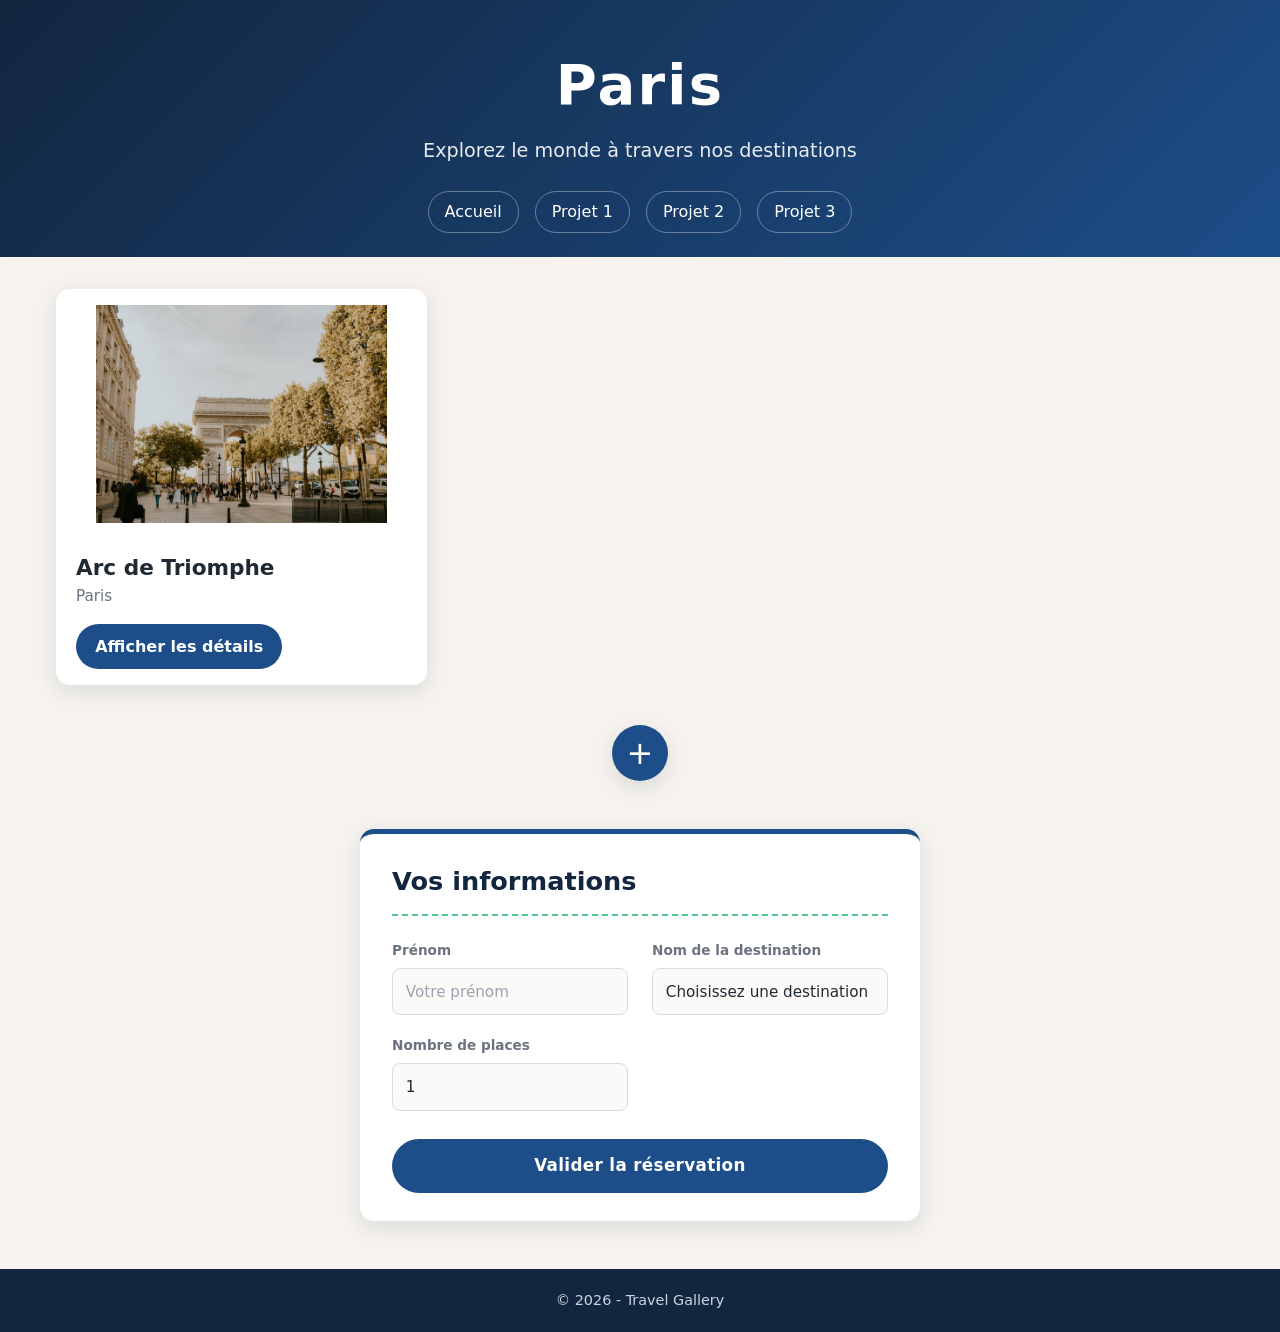
<file: Projet 1/index.html>
<!DOCTYPE html>
<html lang="fr">

<head>
    <meta charset="UTF-8">
    <meta name="viewport" content="width=device-width, initial-scale=1.0">
    <title>Gallerie de voyage</title>

    <link rel="stylesheet" href="style.css">
    <link rel="stylesheet" href="form.css">
    <link rel="stylesheet" href="projet1.css">
    <script src="script.js" defer></script>
    <script src="form.js" defer></script>

</head>

<body>

    <header>
        <h1>Paris</h1>
        <p>Explorez le monde à travers nos destinations</p>

        <nav>
            <a href="../acceuil.html">Accueil</a>
            <a href="../projet 1/index.html">Projet 1</a>
            <a href="../projet 2/index.html">Projet 2</a>
            <a href="../projet 3/index.html">Projet 3</a>
        </nav>
    </header>

    <main>

        <section class="galerie">

            <section class="destination">
                <figure>
                    <figcaption><img src="images/paris.jpg" alt="Paris"></figcaption>
                </figure>
                <h2>Arc de Triomphe</h2>
                <p>Paris</p>

                <button id="btn-details" type="button" class="btn-details">
                    <span>Afficher les détails</span>
                </button>

                <figcaption class="details">
                    <p>Le monument emblématique de Paris, situé sur la célèbre avenue des Champs-Élysées,
                        offrant une vue panoramique sur la ville.</p>
                </figcaption>
            </section>

            <section class="destination">
                <figure>
                    <figcaption><img src="images/paris montmartre.jpg" alt="Paris Montmartre"></figcaption>
                </figure>
                <h2>Montmartre</h2>
                <p>Paris</p>

                <button id="btn-details" type="button" class="btn-details">
                    <span>Afficher les détails</span>
                </button>

                <figcaption class="details">
                    <p>Le quartier artistique de Paris, célèbre pour sa vue imprenable sur la ville et ses rues
                        pavées.</p>
                </figcaption>
            </section>

            <section class="destination">

                <figure>
                    <figcaption><img src="images/paris tour effeil.jpg" alt="Paris Tour Eiffel"></figcaption>
                </figure>


                <h2>Tour Eiffel</h2>
                <p>Paris</p>

                <button id="btn-details" type="button" class="btn-details">
                    <span>Afficher les détails</span>
                </button>

                <figcaption class="details">
                    <p>Monument emblématique de Paris, situé sur la Seine, offrant une vue panoramique sur la
                        ville.</p>
                </figcaption>

            </section>

        </section>


        <section class="formVoyage">

            <form id="ReservationParis" class="ticket" onsubmit="gererReservationParis(event)">

                <section class="formulaireParis">
                    <h2 class="ticket__title">Vos informations</h2>

                    <div class="ticket__perforation" aria-hidden="true"></div>

                    <div class="ticket__fields">
                        <div class="field">
                            <label for="prenomClient">Prénom</label>
                            <input type="text" id="prenomClient" name="prenomClient" placeholder="Votre prénom"
                                required>
                        </div>

                        <div class="field">
                            <label for="FilmChoisi">Nom de la destination</label>
                            <input type="text" id="DestinationChoisi" name="NomDestination"
                                placeholder="Nom de la Destination" required>
                        </div>

                        <div class="field field--small">
                            <label for="nombrePlaces">Nombre de places</label>
                            <input type="number" id="nombrePlaces" name="nombrePlaces" min="1" max="10" value="1"
                                required>
                        </div>


                        <button type="submit" class="ticket__submit">Valider la réservation</button>
                </section>


        </section>





    </main>

    <footer>
        <p>© 2026 - Travel Gallery</p>
    </footer>

</body>

</html>
</file>
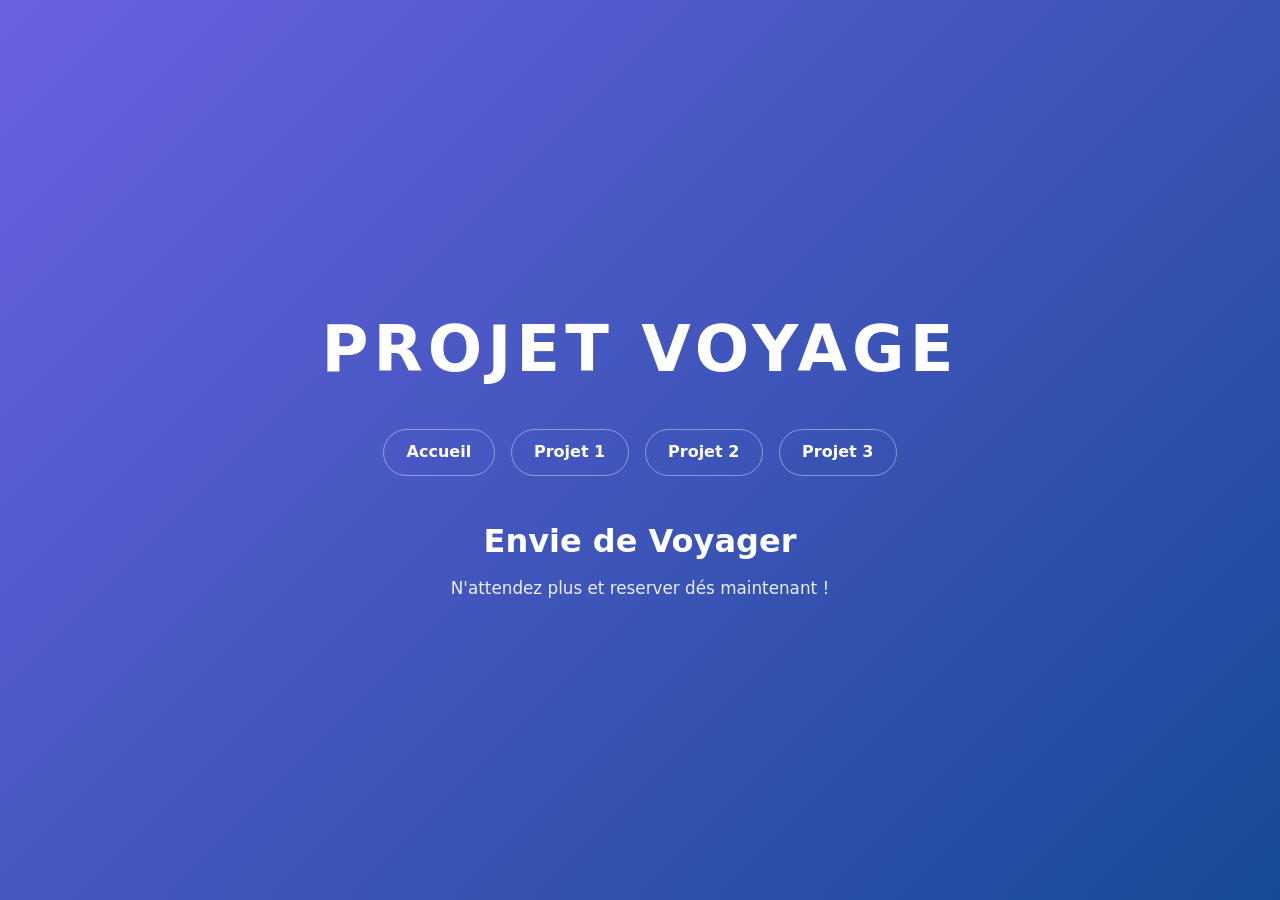
<file: acceuil.html>
<!DOCTYPE html>
<html lang="fr">

<head>
    <meta charset="UTF-8">
    <meta name="viewport" content="width=device-width, initial-scale=1.0">
    <title>Projet Voyage</title>

    <link rel="stylesheet" href="style.css">
</head>

<body>

    <header>

        <h1> PROJET VOYAGE </h1>

        <nav>
            <ul>
                <li><a href="acceuil.html">Accueil</a></li>
                <li><a href="projet 1/index.html">Projet 1</a></li>
                <li><a href="projet 2/index.html">Projet 2</a></li>
                <li><a href="projet 3/index.html">Projet 3</a></li>
            </ul>
        </nav>

    </header>

    <main>

        <h2>Envie de Voyager</h2>
        <p>N'attendez plus et reserver dés maintenant !</p>

    </main>

</body>

</html>
</file>
<file: Projet 1/style.css>
/* ---------- Carte destination ---------- */
.destination {
    display: flex;
    flex-direction: column;
    overflow: hidden;
    background: var(--color-surface);
    border-radius: var(--radius);
    box-shadow: var(--shadow);
    transition: transform var(--transition), box-shadow var(--transition);
}

.destination:hover {
    transform: translateY(-4px);
    box-shadow: var(--shadow-hover);
}

/* Le premier figcaption contient l'image */
.destination>figcaption:first-child {
    margin: 0;
    padding: 0;
    overflow: hidden;
}

.destination img {
    width: 100%;
    aspect-ratio: 4 / 3;
    object-fit: cover;
    transition: transform 0.5s ease;
}

.destination:hover img {
    transform: scale(1.06);
}

.destination h2 {
    margin: 1rem 1.25rem 0;
    font-size: 1.35rem;
    line-height: 1.25;
}

.destination>p {
    margin: 0.15rem 1.25rem 0;
    color: var(--color-muted);
    font-size: 0.95rem;
}

/* ---------- Bouton "Afficher les détails" ---------- */
.btn-details {
    align-self: flex-start;
    margin: 1rem 1.25rem;
    padding: 0.6rem 1.2rem;
    font: inherit;
    font-weight: 600;
    color: #fff;
    background: var(--color-primary);
    border: none;
    border-radius: 999px;
    cursor: pointer;
    transition: background var(--transition), transform var(--transition);
}

.btn-details:hover {
    background: var(--color-primary-dark);
}

.btn-details:active {
    transform: scale(0.97);
}

.btn-details:focus-visible {
    outline: 3px solid var(--color-accent);
    outline-offset: 2px;
}

/* Le <span> ne doit jamais bloquer le clic sur le bouton,
   et le texte reste modifiable par le JS (textContent) */
.btn-details span {
    display: inline-block;
}

/* ---------- Détails (masqués par défaut, ouverts par classe) ----------
   Le JS peut utiliser l'une de ces classes : active, show, visible, open,
   is-open, is-active. Il peut aussi utiliser style.display (prioritaire). */
.details {
    display: none;
    margin: 0;
    padding: 0 1.25rem 1.25rem;
    color: var(--color-text);
    font-size: 0.97rem;
    animation: fadeIn 0.3s ease;
}

.details p {
    margin: 0;
    padding-top: 0.9rem;
    border-top: 1px solid #e5e7eb;
}

.details.active,
.details.show,
.details.visible,
.details.open,
.details.is-open,
.details.is-active {
    display: block;
}

@keyframes fadeIn {
    from {
        opacity: 0;
        transform: translateY(-6px);
    }

    to {
        opacity: 1;
        transform: translateY(0);
    }
}



/* ==========================================================
   Bouton "+" (ajout d'une destination) et carte ajoutée
   ========================================================== */

.btn-ajouter {
    display: block;
    width: 3.5rem;
    height: 3.5rem;
    margin: 2.5rem auto 0;
    padding: 0;
    font: inherit;
    font-size: 2rem;
    line-height: 1;
    color: #fff;
    background: var(--color-primary);
    border: none;
    border-radius: 50%;
    box-shadow: var(--shadow);
    cursor: pointer;
    transition: transform var(--transition), background var(--transition),
        box-shadow var(--transition);
}

.btn-ajouter:hover {
    background: var(--color-primary-dark);
    transform: scale(1.08);
    box-shadow: var(--shadow-hover);
}

.btn-ajouter:active {
    transform: scale(0.95);
}

.btn-ajouter:focus-visible {
    outline: 3px solid var(--color-accent);
    outline-offset: 3px;
}

.btn-ajouter:disabled {
    background: #c4c9d0;
    box-shadow: none;
    cursor: not-allowed;
    transform: none;
}




/* Apparition de la carte ajoutée */
.destination--nouvelle {
    animation: apparition 0.4s ease;
}

@keyframes apparition {
    from {
        opacity: 0;
        transform: translateY(16px) scale(0.96);
    }

    to {
        opacity: 1;
        transform: translateY(0) scale(1);
    }
}

/* Bouton "Supprimer" des cartes ajoutées et compteur de destinations */
.btn-supprimer {
    align-self: flex-start;
    margin: 0 1.25rem 1.25rem;
    padding: 0.45rem 1rem;
    font: inherit;
    font-size: 0.9rem;
    font-weight: 600;
    color: var(--color-primary);
    background: transparent;
    border: 2px solid var(--color-primary);
    border-radius: 999px;
    cursor: pointer;
    transition: background var(--transition), color var(--transition);
}

.btn-supprimer:hover,
.btn-supprimer:focus-visible {
    color: #fff;
    background: #b42318;
    border-color: #b42318;
}

.btn-supprimer:focus-visible {
    outline: 3px solid var(--color-accent);
    outline-offset: 2px;
}

.compteur {
    margin: 1rem 0 0;
    text-align: center;
    color: var(--color-muted);
    font-weight: 600;
}
</file>
<file: Projet 1/form.css>
/* ==========================================================
   Formulaire de réservation
   Même univers que la galerie : fond clair, cartes blanches,
   bleu principal et touche orange. Réutilise les variables :root.
   ========================================================== */

.formVoyage {
    display: flex;
    justify-content: center;
    margin-top: 3rem;
}

.ticket {
    width: 100%;
    max-width: 560px;
}

/* Carte du formulaire (.formulaireParis = votre section actuelle) */
.ticket__panel,
.formulaireParis {
    position: relative;
    padding: 2rem 2rem 1.75rem;
    background: var(--color-surface);
    border-radius: var(--radius);
    border-top: 5px solid var(--color-primary);
    box-shadow: var(--shadow);
}

.ticket__title {
    margin: 0 0 1rem;
    font-size: 1.6rem;
    line-height: 1.25;
    color: var(--color-header);
}

/* Ligne pointillée "ticket" */
.ticket__perforation {
    margin: 0 0 1.5rem;
    border-top: 2px dashed var(--color-accent);
    opacity: 0.7;
}

/* Champs en 2 colonnes */
.ticket__fields {
    display: grid;
    grid-template-columns: repeat(2, 1fr);
    gap: 1.25rem 1.5rem;
}

.field {
    display: flex;
    flex-direction: column;
    gap: 0.4rem;
    min-width: 0;
}

.field--small {
    grid-column: span 1;
}

.ticket label {
    font-size: 0.85rem;
    font-weight: 600;
    color: var(--color-muted);
}

fieldset.field {
    margin: 0;
    padding: 0;
    border: none;
}

fieldset legend {
    padding: 0;
    margin-bottom: 0.4rem;
    font-size: 0.85rem;
    font-weight: 600;
    color: var(--color-muted);
}

.radio {
    display: inline-flex;
    align-items: center;
    gap: 0.4rem;
    margin-right: 1.25rem;
    font-size: 0.95rem;
    font-weight: 400;
    color: var(--color-text);
}

/* Champs de saisie */
.ticket input[type="text"],
.ticket input[type="email"],
.ticket input[type="number"],
.ticket select {
    width: 100%;
    padding: 0.65rem 0.8rem;
    font: inherit;
    font-size: 0.95rem;
    color: var(--color-text);
    background: #fbfaf8;
    border: 1px solid #d9dde3;
    border-radius: 8px;
    transition: border-color var(--transition), box-shadow var(--transition),
        background var(--transition);
}

.ticket input::placeholder {
    color: #9aa3af;
}

.ticket input:hover,
.ticket select:hover {
    border-color: var(--color-primary);
}

.ticket input:focus,
.ticket select:focus {
    outline: none;
    background: #fff;
    border-color: var(--color-primary);
    box-shadow: 0 0 0 3px rgba(29, 78, 137, 0.2);
}

.ticket select {
    appearance: none;
    -webkit-appearance: none;
    cursor: pointer;
}

/* Bouton : sur toute la largeur, même s'il est dans la grille */
.ticket__submit {
    grid-column: 1 / -1;
    width: 100%;
    margin-top: 0.5rem;
    padding: 0.85rem 1.5rem;
    font: inherit;
    font-size: 1.05rem;
    font-weight: 700;
    letter-spacing: 0.02em;
    color: #fff;
    background: var(--color-primary);
    border: none;
    border-radius: 999px;
    cursor: pointer;
    transition: background var(--transition), transform var(--transition);
}

.ticket__submit:hover {
    background: var(--color-primary-dark);
}

.ticket__submit:active {
    transform: scale(0.98);
}

.ticket__submit:focus-visible {
    outline: 3px solid var(--color-accent);
    outline-offset: 2px;
}

/* Mobile : un champ par ligne */
@media (max-width: 600px) {

    .ticket__panel,
    .formulaireParis {
        padding: 1.5rem 1.25rem;
    }

    .ticket__fields {
        grid-template-columns: 1fr;
    }
}
</file>
<file: Projet 1/projet1.css>
/* ==========================================================
   Travel Gallery - style.css
   Conçu pour ne pas gêner le JavaScript :
   - aucun !important
   - les états (détails ouverts/fermés) passent par des classes
   - styles inline posés par le JS (style.display...) prioritaires
   ========================================================== */

/* ---------- Variables ---------- */
:root {
    --color-bg: #f6f3ee;
    --color-surface: #ffffff;
    --color-text: #1f2933;
    --color-muted: #6b7280;
    --color-primary: #1d4e89;
    --color-primary-dark: #143a68;
    --color-accent: #0ab361;
    --color-header: #12263f;

    --radius: 14px;
    --shadow: 0 6px 20px rgba(18, 38, 63, 0.12);
    --shadow-hover: 0 12px 30px rgba(18, 38, 63, 0.2);
    --transition: 0.25s ease;
    --max-width: 1200px;
}

/* ---------- Reset léger ---------- */
*,
*::before,
*::after {
    box-sizing: border-box;
}

html {
    scroll-behavior: smooth;
}

body {
    margin: 0;
    min-height: 100vh;
    display: flex;
    flex-direction: column;
    font-family: "Segoe UI", system-ui, -apple-system, Roboto, Arial, sans-serif;
    line-height: 1.6;
    color: var(--color-text);
    background: var(--color-bg);
}

img {
    display: block;
    max-width: 100%;
    height: auto;
}

/* ---------- En-tête ---------- */
header {
    padding: 2.5rem 1rem 1.5rem;
    text-align: center;
    color: #fff;
    background: linear-gradient(135deg, var(--color-header), var(--color-primary));
}

header h1 {
    margin: 0;
    font-size: clamp(2rem, 6vw, 3.5rem);
    letter-spacing: 0.04em;
}

header>p {
    margin: 0.4rem 0 1.5rem;
    font-size: clamp(1rem, 2.5vw, 1.2rem);
    opacity: 0.9;
}

/* ---------- Navigation ---------- */
nav {
    display: flex;
    flex-wrap: wrap;
    justify-content: center;
    gap: 0.5rem 1rem;
}

nav a {
    padding: 0.45rem 1rem;
    color: #fff;
    text-decoration: none;
    border-radius: 999px;
    border: 1px solid rgba(255, 255, 255, 0.35);
    transition: background var(--transition), color var(--transition);
}

nav a:hover,
nav a:focus-visible {
    background: #fff;
    color: var(--color-header);
}

/* ---------- Contenu principal ---------- */
main {
    flex: 1;
    width: 100%;
    max-width: var(--max-width);
    margin: 0 auto;
    padding: 2rem 1rem 3rem;
}

/* ---------- Galerie (grille responsive) ---------- */
.galerie {
    display: grid;
    grid-template-columns: repeat(3, 1fr);
    /* 3 cartes côte à côte */
    gap: 1.75rem;
    align-items: start;
}

/* Tablette : 2 cartes côte à côte */
@media (max-width: 900px) {
    .galerie {
        grid-template-columns: repeat(2, 1fr);
    }
}

/* ---------- Pied de page ---------- */
footer {
    padding: 1.25rem 1rem;
    text-align: center;
    color: #cbd5e1;
    background: var(--color-header);
    font-size: 0.9rem;
}

footer p {
    margin: 0;
}

/* ---------- Responsive ---------- */
@media (max-width: 600px) {
    header {
        padding: 2rem 1rem 1.25rem;
    }

    main {
        padding: 1.25rem 0.75rem 2rem;
    }

    .galerie {
        grid-template-columns: 1fr;
        gap: 1.25rem;
    }

    nav a {
        padding: 0.4rem 0.8rem;
        font-size: 0.9rem;
    }
}

/* ---------- Accessibilité : réduire les animations ---------- */
@media (prefers-reduced-motion: reduce) {

    *,
    *::before,
    *::after {
        animation: none;
        transition: none;
        scroll-behavior: auto;
    }
}
</file>
<file: style.css>
/* ==========================================================
   Page d'accueil - Projet Voyage
   Tout le contenu est centré au milieu de la page.
   ========================================================== */

:root {
    --color-bg: #f6f3ee;
    --color-text: #72e4e1;
    --color-muted: #6b7280;
    --color-primary: #174a96;
    --color-primary-dark: #20094e;
    --color-accent: #e07a3f;
    --color-header: #6a61e1;
    --transition: 0.25s ease;
}

*,
*::before,
*::after {
    box-sizing: border-box;
}

/* ---------- Page : contenu centré horizontalement et verticalement ---------- */
body {
    margin: 0;
    min-height: 100vh;
    display: flex;
    flex-direction: column;
    justify-content: center;
    /* centre vertical */
    align-items: center;
    /* centre horizontal */
    gap: 2.5rem;
    padding: 2rem 1rem;
    text-align: center;
    font-family: "Segoe UI", system-ui, -apple-system, Roboto, Arial, sans-serif;
    line-height: 1.6;
    color: var(--color-text);
    background: linear-gradient(135deg, var(--color-header), var(--color-primary));
}

/* ---------- En-tête ---------- */
header {
    display: flex;
    flex-direction: column;
    align-items: center;
    gap: 1.75rem;
    color: #fff;
}

h1 {
    margin: 0;
    font-size: clamp(2rem, 7vw, 4rem);
    letter-spacing: 0.08em;
}

/* ---------- Barre de navigation ---------- */
nav ul {
    display: flex;
    flex-wrap: wrap;
    justify-content: center;
    gap: 0.75rem 1rem;
    margin: 0;
    padding: 0;
    list-style: none;
}

nav a {
    display: inline-block;
    padding: 0.6rem 1.4rem;
    color: #fff;
    font-weight: 600;
    text-decoration: none;
    border: 1px solid rgba(255, 255, 255, 0.4);
    border-radius: 999px;
    transition: background var(--transition), color var(--transition),
        transform var(--transition);
}

nav a:hover,
nav a:focus-visible {
    background: #fff;
    color: var(--color-header);
    transform: translateY(-2px);
}

nav a:focus-visible {
    outline: 3px solid var(--color-accent);
    outline-offset: 2px;
}

/* ---------- Texte d'accroche ---------- */
main {
    max-width: 600px;
    color: #fff;
}

main h2 {
    margin: 0 0 0.5rem;
    font-size: clamp(1.4rem, 4vw, 2rem);
}

main p {
    margin: 0;
    font-size: 1.05rem;
    opacity: 0.9;
}

/* ---------- Mobile ---------- */
@media (max-width: 600px) {
    body {
        gap: 2rem;
    }

    nav ul {
        flex-direction: column;
        align-items: center;
    }

    nav a {
        min-width: 180px;
    }
}

/* ---------- Accessibilité ---------- */
@media (prefers-reduced-motion: reduce) {
    * {
        transition: none;
    }
}
</file>
